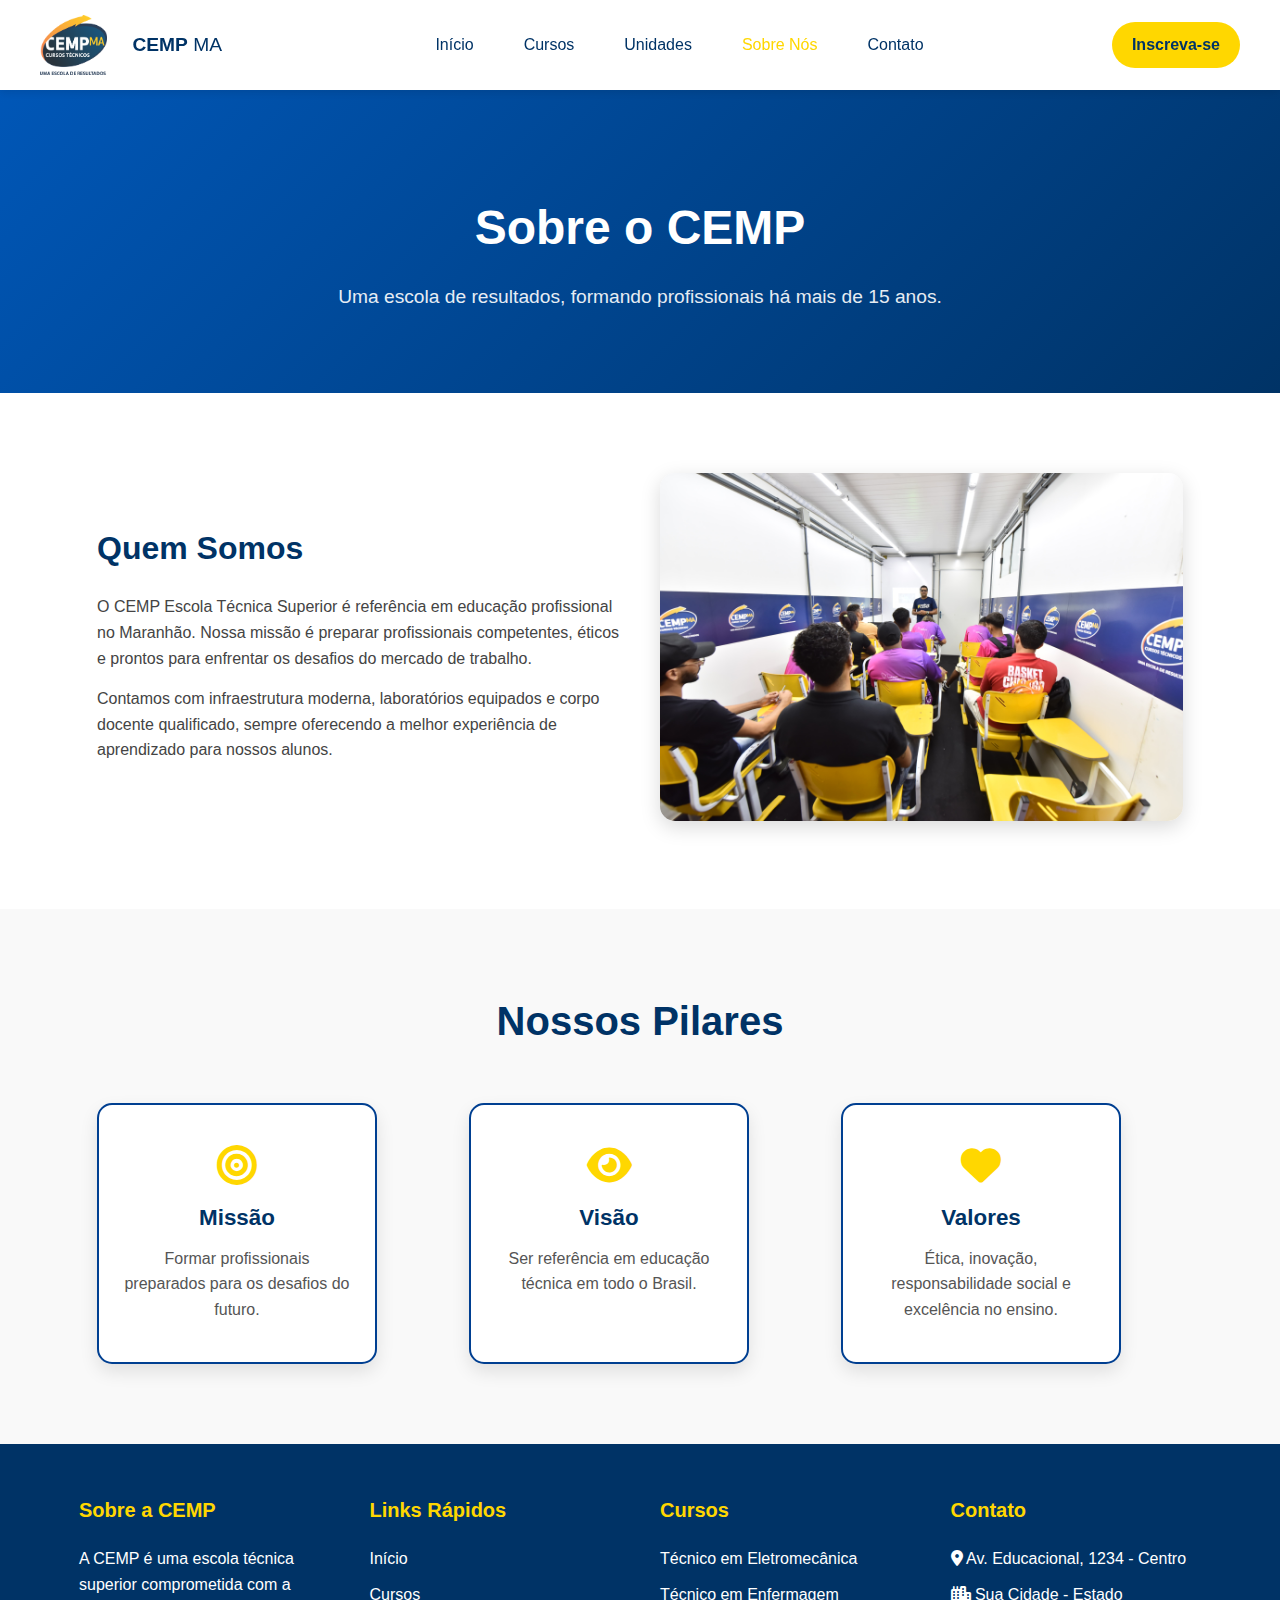
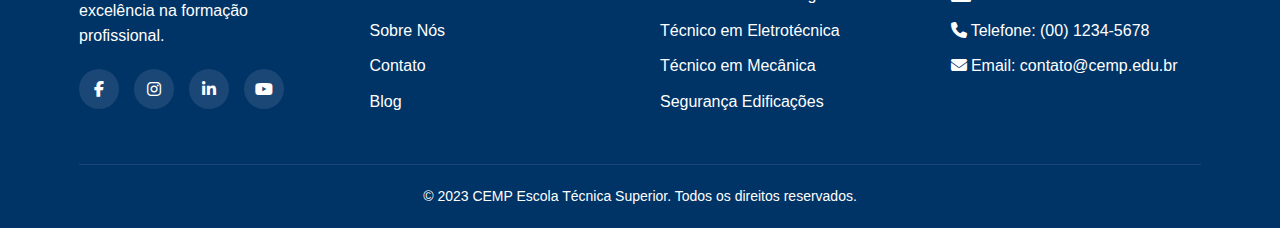
<file: SobreNos.html>
<!DOCTYPE html>
<html lang="pt-BR">
<head>
  <meta charset="UTF-8">
  <meta name="viewport" content="width=device-width, initial-scale=1.0">
  <title>Sobre Nós - CEMP</title>
  <link rel="stylesheet" href="style.css">
  <!-- Font Awesome para ícones -->
  <link rel="stylesheet" href="https://cdnjs.cloudflare.com/ajax/libs/font-awesome/6.5.0/css/all.min.css">
</head>
<body>

  <!-- HEADER -->
  <header class="header">
    <div class="logo">
      <img src="imagens/LOGO CEMP.png" alt="Logo CEMP">
      <span><strong>CEMP</strong> MA</span>
    </div>
    <nav>
      <ul>
        <li><a href="index.html">Início</a></li>
        <li><a href="cursos.html">Cursos</a></li>
        <li><a href="unidades.html">Unidades</a></li>
        <li><a href="sobre.html" class="active">Sobre Nós</a></li>
        <li><a href="contato.html">Contato</a></li>
      </ul>
    </nav>
    <a href="inscricao.html" class="btn-header">Inscreva-se</a>
  </header>

  <!-- HERO SECTION -->
  <section class="hero-sobre">
    <div class="container">
      <h1>Sobre o CEMP</h1>
      <p>Uma escola de resultados, formando profissionais há mais de 15 anos.</p>
    </div>
  </section>

  <!-- CONTEÚDO SOBRE -->
  <section class="sobre-nos">
    <div class="container grid">
      <div class="texto">
        <h2>Quem Somos</h2>
        <p>
          O CEMP Escola Técnica Superior é referência em educação profissional no Maranhão.
          Nossa missão é preparar profissionais competentes, éticos e prontos para enfrentar
          os desafios do mercado de trabalho.
        </p>
        <p>
          Contamos com infraestrutura moderna, laboratórios equipados e corpo docente
          qualificado, sempre oferecendo a melhor experiência de aprendizado para nossos alunos.
        </p>
      </div>
      <div class="imagem">
        <img src="imagens/img1.JPG" alt="Alunos do CEMP">
      </div>
    </div>
  </section>

  <!-- VALORES -->
  <section class="valores">
    <div class="container">
      <h2>Nossos Pilares</h2>
      <div class="cards">
        <div class="card">
          <i class="fas fa-bullseye"></i>
          <h3>Missão</h3>
          <p>Formar profissionais preparados para os desafios do futuro.</p>
        </div>
        <div class="card">
          <i class="fas fa-eye"></i>
          <h3>Visão</h3>
          <p>Ser referência em educação técnica em todo o Brasil.</p>
        </div>
        <div class="card">
          <i class="fas fa-heart"></i>
          <h3>Valores</h3>
          <p>Ética, inovação, responsabilidade social e excelência no ensino.</p>
        </div>
      </div>
    </div>
  </section>

   <footer>
        <div class="container">
            <div class="footer-content">
                <div class="footer-column">
                    <h3>Sobre a CEMP</h3>
                    <p>A CEMP é uma escola técnica superior comprometida com a excelência na formação profissional.</p>
                    <div class="social-links">
                        <a href="#" aria-label="Facebook"><i class="fab fa-facebook-f"></i></a>
                        <a href="https://www.instagram.com/cemp.oficial/" aria-label="Instagram"><i class="fab fa-instagram"></i></a>
                        <a href="#" aria-label="LinkedIn"><i class="fab fa-linkedin-in"></i></a>
                        <a href="#" aria-label="YouTube"><i class="fab fa-youtube"></i></a>
                    </div>
                </div>
                <div class="footer-column">
                    <h3>Links Rápidos</h3>
                    <ul>
                        <li><a href="#">Início</a></li>
                        <li><a href="PaginaCurso.html">Cursos</a></li>
                        <li><a href="#">Sobre Nós</a></li>
                        <li><a href="https://wa.me/5598981870859?text=Ola gostaria de me inscrever">Contato</a></li>
                        <li><a href="#">Blog</a></li>
                    </ul>
                </div>
                <div class="footer-column">
                    <h3>Cursos</h3>
                    <ul>
                        <li><a href="PaginaCurso.html">Técnico em Eletromecânica</a></li>
                        <li><a href="#">Técnico em Enfermagem</a></li>
                        <li><a href="#">Técnico em Eletrotécnica</a></li>
                        <li><a href="#">Técnico em Mecânica</a></li>
                        <li><a href="#">Segurança Edificações</a></li>
                    </ul>
                </div>
                <div class="footer-column">
                    <h3>Contato</h3>
                    <ul>
                        <li><i class="fas fa-map-marker-alt"></i> Av. Educacional, 1234 - Centro</li>
                        <li><i class="fas fa-city"></i> Sua Cidade - Estado</li>
                        <li><i class="fas fa-phone"></i> Telefone: (00) 1234-5678</li>
                        <li><i class="fas fa-envelope"></i> Email: contato@cemp.edu.br</li>
                    </ul>
                </div>
            </div>
            <div class="copyright">
                <p>&copy; 2023 CEMP Escola Técnica Superior. Todos os direitos reservados.</p>
            </div>
        </div>
    </footer>

    <script src="script.js"></script>


</body>
</html>
</file>
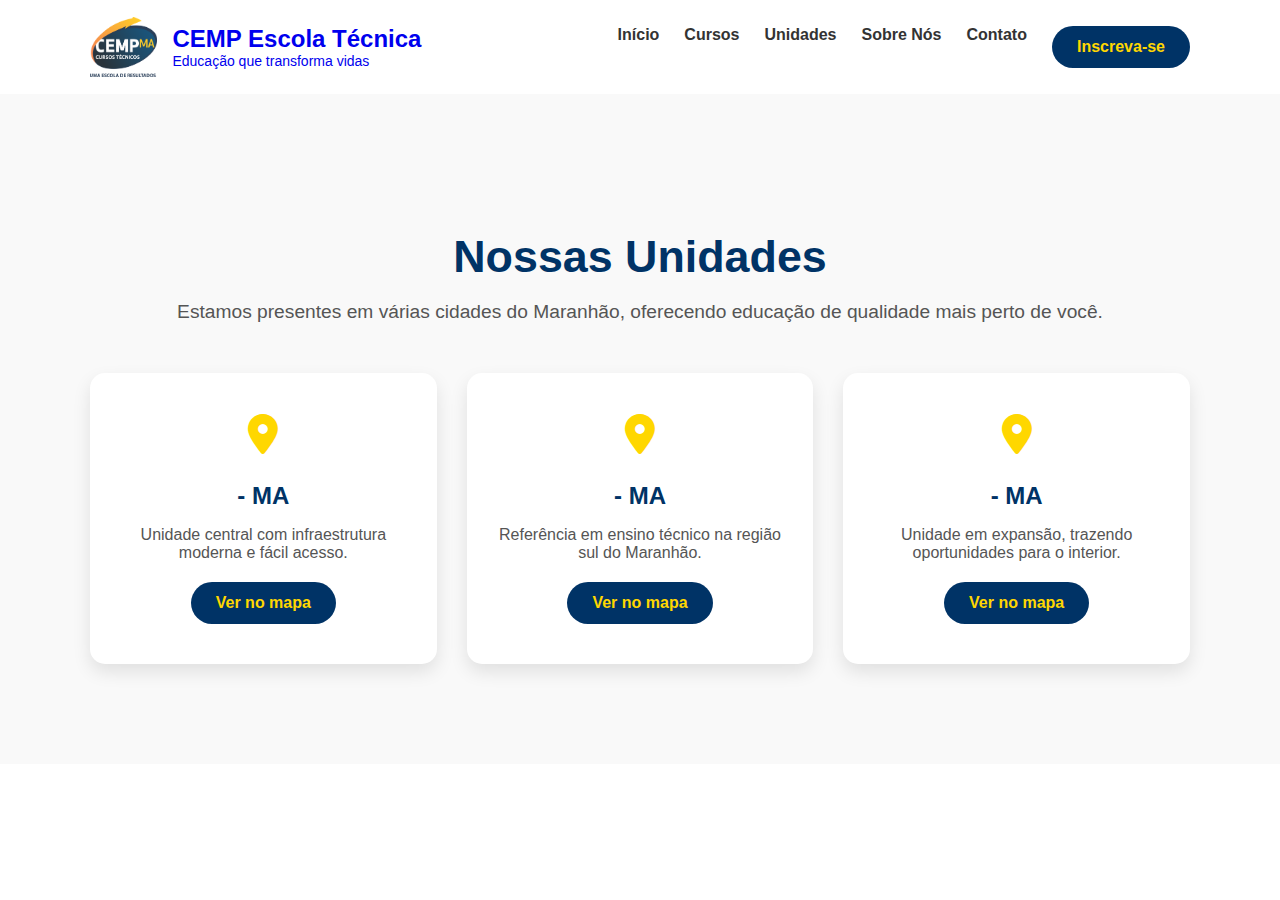
<file: unidades.html>
<!DOCTYPE html>
<html lang="pt-BR">
<head>
  <meta charset="UTF-8">
  <meta name="viewport" content="width=device-width, initial-scale=1.0">
  <title>CEMP - Unidades</title>
  <link rel="stylesheet" href="style-unidades.css">
  <!-- Font Awesome para ícones -->
  <link rel="stylesheet" href="https://cdnjs.cloudflare.com/ajax/libs/font-awesome/6.5.0/css/all.min.css">
</head>
<body>

    <header>
        <div class="container">
            <div class="header-content">
                <a href="#" class="logo">
                    <img src="imagens/LOGO CEMP.png" alt="CEMP Logo">
                    <div class="logo-text">
                        <h1><span>CEMP</span> Escola Técnica </h1>
                        <p>Educação que transforma vidas</p>
                    </div>
                </a>
                <button class="btn-menu">
                    <i class="fas fa-bars"></i>
                </button>
                <nav>
                    <ul>
                        <li><a href="index.html">Início</a></li>
                        <li><a href="#">Cursos</a></li>
                        <li><a href="#">Unidades</a></li>
                        <li><a href="#">Sobre Nós</a></li>
                        <li><a href="#">Contato</a></li>
                        <li><a href="#" class="btn">Inscreva-se</a></li>
                    </ul>
                </nav>
            </div>
        </div>
    </header>

  <section class="unidades" id="unidades">
    <div class="container">
      <h2>Nossas Unidades</h2>
      <p class="subtitulo">Estamos presentes em várias cidades do Maranhão, oferecendo educação de qualidade mais perto de você.</p>

      <div class="cards">
        <div class="card">
          <div class="icon"><i class="fas fa-map-marker-alt"></i></div>
          <h3>- MA</h3>
          <p>Unidade central com infraestrutura moderna e fácil acesso.</p>
          <a href="#" class="btn">Ver no mapa</a>
        </div>

        <div class="card">
          <div class="icon"><i class="fas fa-map-marker-alt"></i></div>
          <h3> - MA</h3>
          <p>Referência em ensino técnico na região sul do Maranhão.</p>
          <a href="#" class="btn">Ver no mapa</a>
        </div>

        <div class="card">
          <div class="icon"><i class="fas fa-map-marker-alt"></i></div>
          <h3> - MA</h3>
          <p>Unidade em expansão, trazendo oportunidades para o interior.</p>
          <a href="#" class="btn">Ver no mapa</a>
        </div>
      </div>
    </div>
  </section>

</body>
</html>
</file>
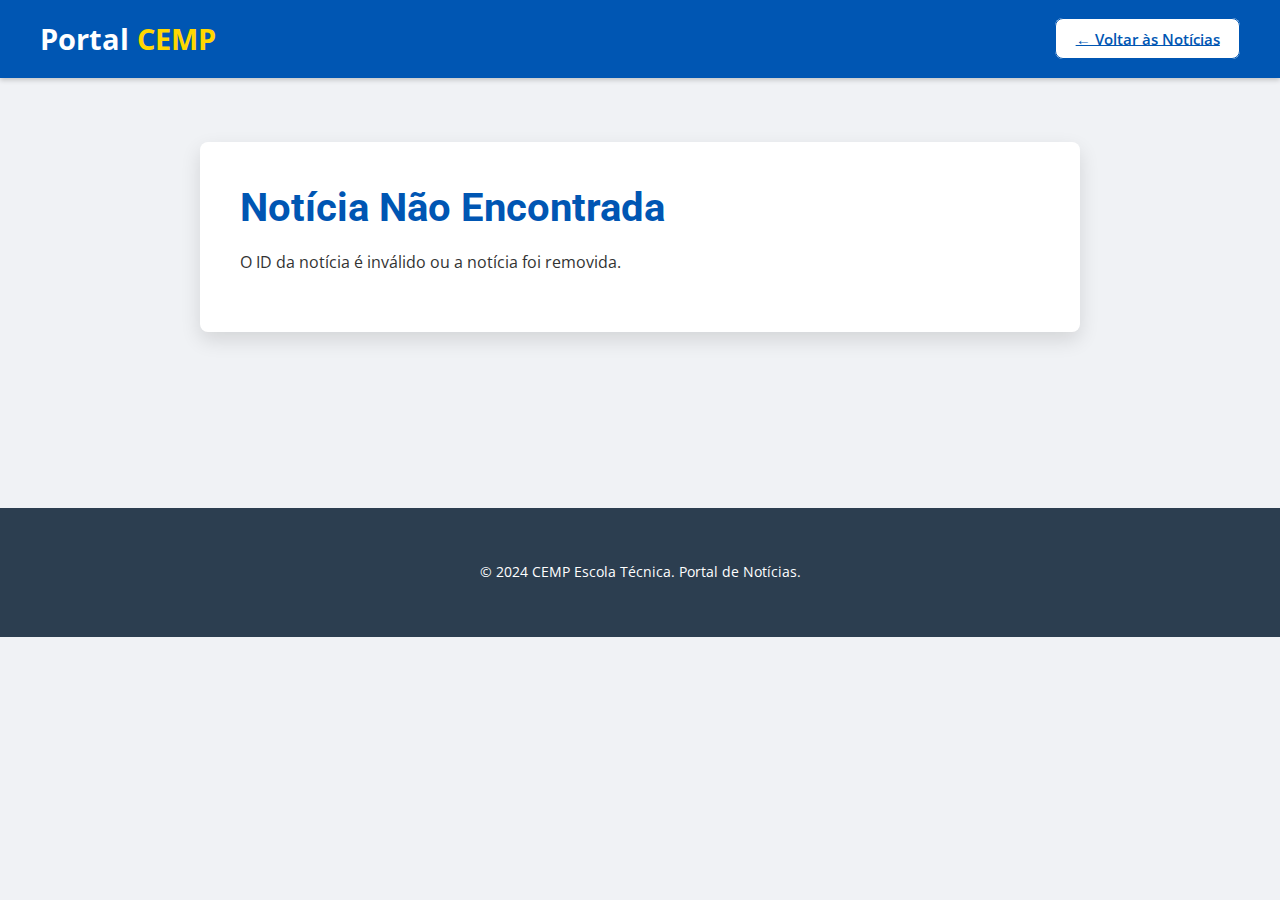
<file: testes copy/noticia.html>
<!DOCTYPE html>
<html lang="pt-BR">
<head>
<meta charset="UTF-8">
<meta name="viewport" content="width=device-width, initial-scale=1.0">
<title id="detailTitle">Detalhes da Notícia CEMP</title>
<link rel="stylesheet" href="teste.css">
<link href="https://fonts.googleapis.com/css2?family=Roboto:wght@400;700&family=Open+Sans:wght@400;600&display=swap" rel="stylesheet">
</head>
<body>

<header class="main-header">
    <div class="header-container container">
        <a href="/index.html" class="logo">Portal <span class="cemp-highlight">CEMP</span></a>
        <nav>
            <a href="teste.html" class="btn btn-secondary">← Voltar às Notícias</a>
        </nav>
    </div>
</header>

<main class="main-content">
    <div class="container">
        <section id="newsDetailContainer" class="news-detail-container"></section>
    </div>
</main>

<footer class="main-footer">
    <div class="container">
        <p>&copy; 2024 CEMP Escola Técnica. Portal de Notícias.</p>
    </div>
</footer>

<script src="teste.js"></script> 
</body>
</html>
</file>
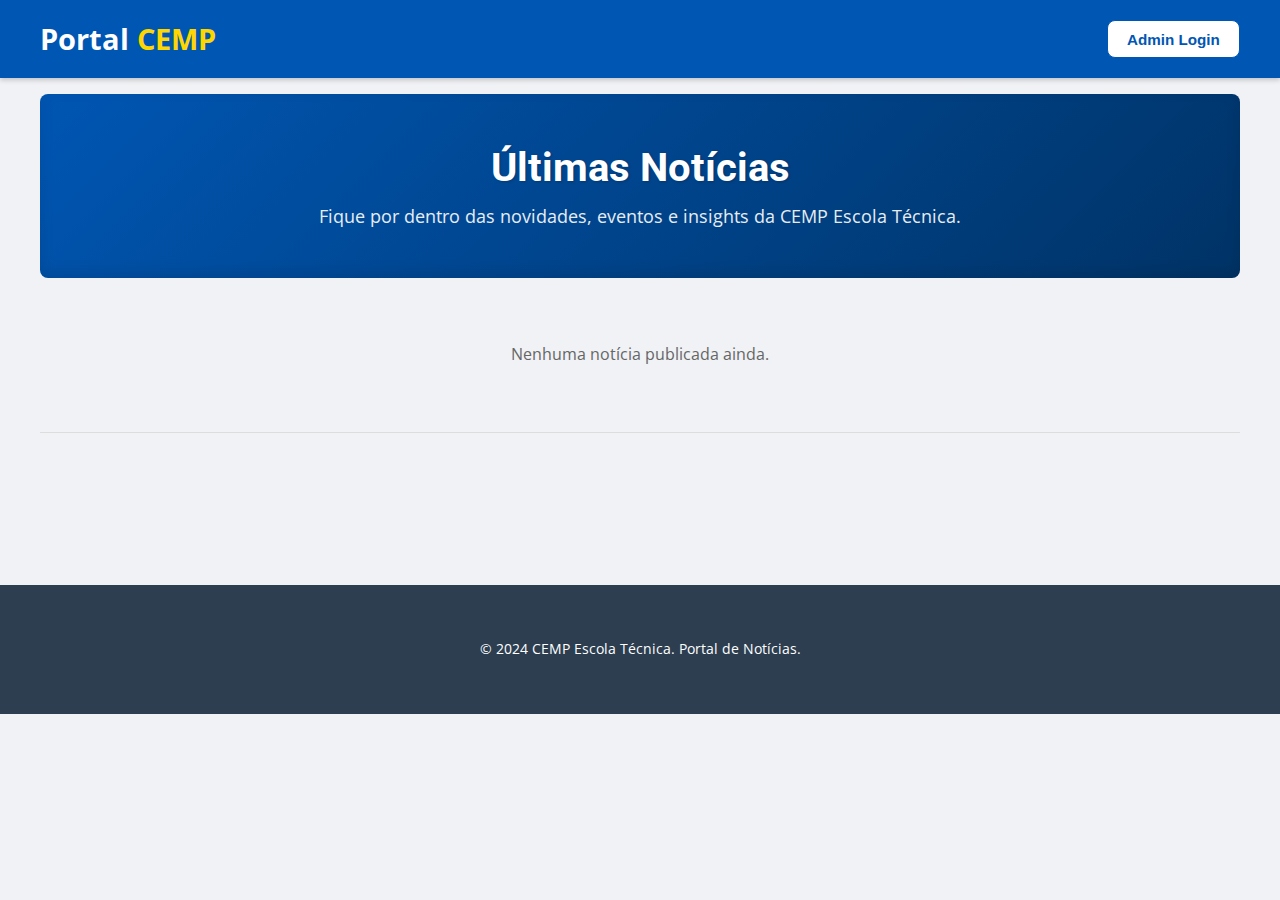
<file: testes copy/teste.html>
<!DOCTYPE html>
<html lang="pt-BR">
<head>
<meta charset="UTF-8">
<meta name="viewport" content="width=device-width, initial-scale=1.0">
<title>Notícias CEMP - Portal de Informação</title>
<link rel="stylesheet" href="teste.css">
<link href="https://fonts.googleapis.com/css2?family=Roboto:wght@400;700&family=Open+Sans:wght@400;600&display=swap" rel="stylesheet">
</head>
<body>

<header class="main-header">
    <div class="header-container container">
        <a href="../index.html" class="logo">Portal <span class="cemp-highlight">CEMP</span></a>
        
        <div class="admin-controls">
            <button id="newPostBtn" class="btn btn-primary" style="display:none;">
                + Nova Notícia
            </button>
            <button id="loginBtn" class="btn btn-secondary">Admin Login</button>
            <button id="logoutBtn" class="btn btn-secondary" style="display:none;">
                Logout
            </button>
        </div>
    </div>
</header>

<main class="main-content">
    <div class="container">
        
        <section class="page-title-section">
            <div class="container">
                <h1>Últimas Notícias</h1>
                <p>Fique por dentro das novidades, eventos e insights da CEMP Escola Técnica.</p>
            </div>
        </section>

        <section id="postsContainer" class="posts-portal-grid"></section>
        
        <div id="paginationControls" class="pagination-controls">
            </div>

    </div>

    <div id="postModal" class="modal">
        <div class="modal-content">
            <span class="close">&times;</span>
            <h2>Publicar Nova Notícia</h2>
            <input type="text" id="postTitle" placeholder="Título da Notícia">
            <textarea id="postContent" placeholder="Conteúdo completo da notícia (use Enter para quebrar parágrafos)..."></textarea>
            <label for="postImages" class="file-label">Adicionar Imagens (Máx. 10, Carrossel)</label>
            <input type="file" id="postImages" multiple accept="image/*">
            <button id="savePostBtn" class="btn btn-primary">Publicar</button>
        </div>
    </div>
</main>

<footer class="main-footer">
    <div class="container">
        <p>&copy; 2024 CEMP Escola Técnica. Portal de Notícias.</p>
    </div>
</footer>

<script src="teste.js"></script>
</body>
</html>
</file>
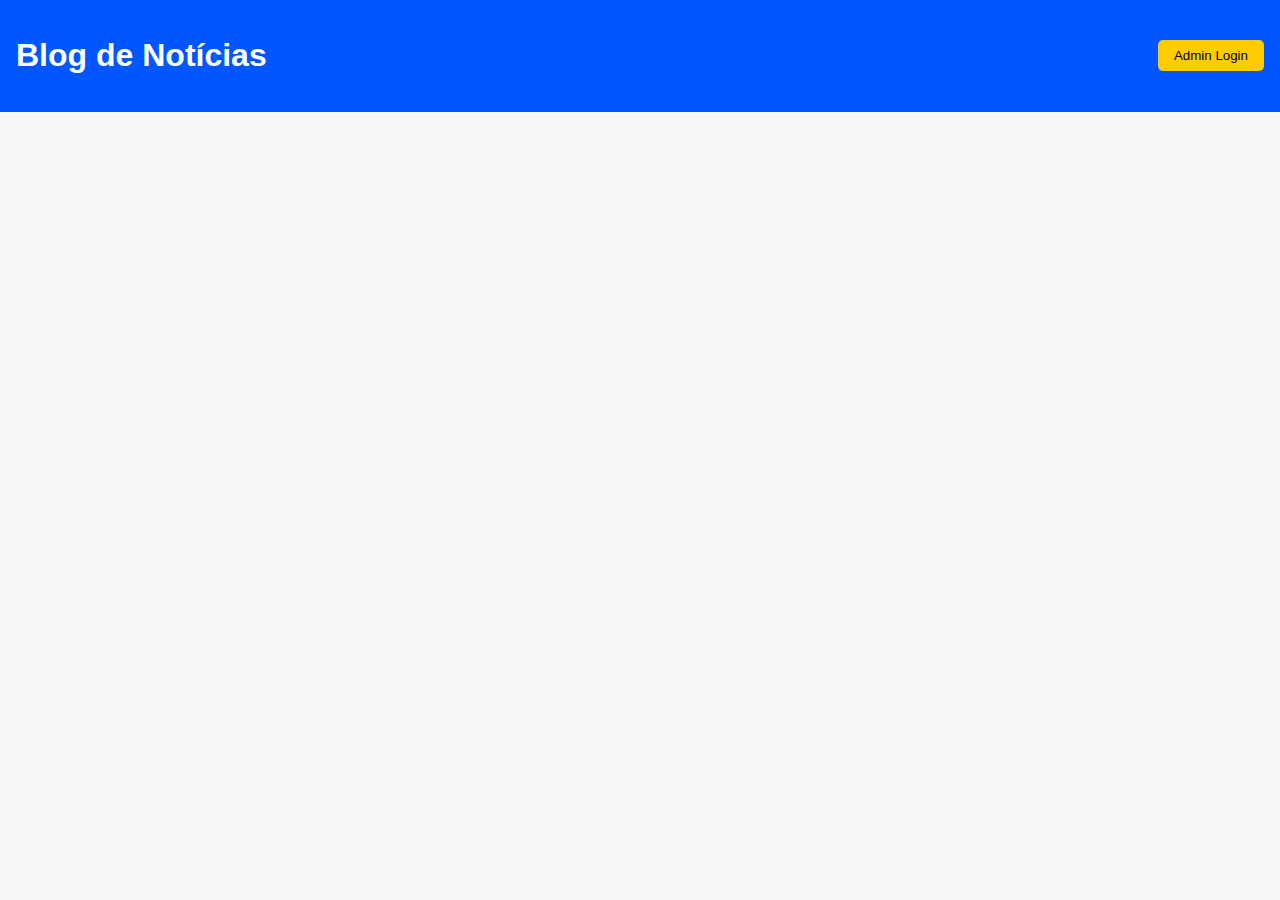
<file: testes/teste.html>
<!DOCTYPE html>
<html lang="pt-BR">
<head>
<meta charset="UTF-8">
<meta name="viewport" content="width=device-width, initial-scale=1.0">
<title>Blog de Notícias</title>
<link rel="stylesheet" href="teste.css">
</head>
<body>

<header>
  <h1>Blog de Notícias</h1>
  <button id="loginBtn">Admin Login</button>
  <button id="logoutBtn" style="display:none;">Logout</button>
  <button id="newPostBtn" style="display:none;">Nova Notícia</button>
</header>

<main>
  <section id="postsContainer"></section>

  <!-- Modal de criação de post -->
  <div id="postModal" class="modal">
    <div class="modal-content">
      <span class="close">&times;</span>
      <h2>Criar Post</h2>
      <input type="text" id="postTitle" placeholder="Título">
      <textarea id="postContent" placeholder="Conteúdo"></textarea>
      <input type="file" id="postImages" multiple accept="image/*">
      <button id="savePostBtn">Salvar Post</button>
    </div>
  </div>
</main>

<script src="teste.js"></script>
</body>
</html>
</file>
<file: style-unidades.css>
/* Header */
        header {
            background-color: var(--branco);
            padding: 10px 0;
            box-shadow: var(--sombra);
            position: sticky;
            top: 0;
            z-index: 1000;
            
        }
        
        .header-content {
            display: flex;
            justify-content: space-between;
            align-items: center;
        }
        
        .logo {
            display: flex;
            align-items: center;
            text-decoration: none;
        }
        
        .logo img {
            height: 60px;
            margin-right: 15px;
        }
        
        .logo-text h1 {
            color: var(--azul-cemp);
            margin: 0;
            font-size: 24px;
            line-height: 1.2;
        }
        
        .logo-text span {
            color: var(--amarelo-cemp);
            font-weight: bold;
        }
        
        .logo-text p {
            color: var(--cinza-escuro);
            margin: 0;
            font-size: 14px;
        }
        
        nav ul {
            display: flex;
            list-style: none;
        }
        
        nav ul li {
            margin-left: 25px;
        }
        
        nav ul li a {
            text-decoration: none;
            color: var(--azul-cemp);
            font-weight: 600;
            transition: var(--transicao);
            padding: 5px 0;
            position: relative;
        }
        
        nav ul li a:after {
            content: '';
            position: absolute;
            width: 0;
            height: 2px;
            bottom: 0;
            left: 0;
            background-color: var(--amarelo-cemp);
            transition: var(--transicao);
        }
        
        nav ul li a:hover {
            color: var(--amarelo-cemp);
        }
        
        nav ul li a:hover:after {
            width: 100%;
        }
        
        .btn {
            display: inline-block;
            background-color: var(--amarelo-cemp);
            color: var(--azul-cemp);
            padding: 12px 25px;
            border-radius: 30px;
            text-decoration: none;
            font-weight: bold;
            transition: var(--transicao);
            border: 2px solid var(--amarelo-cemp);
            text-align: center;
            cursor: pointer;
        }
        
        .btn:hover {
            background-color: transparent;
            color: var(--amarelo-cemp);
            transform: translateY(-3px);
            box-shadow: 0 5px 15px rgba(0, 0, 0, 0.1);
        }
        
        .btn-menu {
            display: none;
            background: none;
            border: none;
            font-size: 24px;
            color: var(--azul-cemp);
            cursor: pointer;
        }



/* ====== ESTILO GERAL ====== */
body {
  margin: 0;
  font-family: 'Segoe UI', Tahoma, Geneva, Verdana, sans-serif;
  background: #fff;
  color: #333;
}

.container {
  max-width: 1100px;
  margin: 0 auto;
  padding: 0 20px;
}

/* ====== SECTION UNIDADES ====== */
.unidades {
  padding: 100px 20px;
  background: #f9f9f9;
  text-align: center;
}

.unidades h2 {
  font-size: 2.8rem;
  color: #003366;
  margin-bottom: 10px;
}

.unidades .subtitulo {
  font-size: 1.2rem;
  color: #555;
  margin-bottom: 50px;
}

/* ====== CARDS ====== */
.cards {
  display: grid;
  grid-template-columns: repeat(auto-fit, minmax(280px, 1fr));
  gap: 30px;
}

.card {
  background: #fff;
  border-radius: 15px;
  padding: 40px 25px;
  box-shadow: 0 8px 18px rgba(0,0,0,0.1);
  transition: all 0.3s ease;
  position: relative;
  overflow: hidden;
}

.card:hover {
  transform: translateY(-10px);
  box-shadow: 0 12px 24px rgba(0,0,0,0.2);
}

/* Ícone */
.icon {
  font-size: 2.5rem;
  color: #FFD700;
  margin-bottom: 20px;
}

/* Títulos e textos */
.card h3 {
  font-size: 1.5rem;
  color: #003366;
  margin-bottom: 15px;
}

.card p {
  font-size: 1rem;
  color: #555;
  margin-bottom: 20px;
}

/* Botão */
.btn {
  display: inline-block;
  padding: 12px 25px;
  border-radius: 30px;
  background: #003366;
  color: #FFD700;
  font-weight: bold;
  text-decoration: none;
  transition: all 0.3s ease;
}

.btn:hover {
  background: #FFD700;
  color: #003366;
}
</file>
<file: testes copy/teste.css>
/* Variáveis de Cores CEMP */
:root {
    --color-primary: #0056b3; /* Azul CEMP */
    --color-secondary: #ffd700; /* Amarelo CEMP */
    --color-background: #f0f2f5; 
    --color-text-dark: #333;
    --color-text-light: #666;
    --color-white: #ffffff;
    --shadow-light: 0 4px 10px rgba(0, 0, 0, 0.08);
    --shadow-medium: 0 8px 20px rgba(0, 0, 0, 0.12);
    --transition-speed: 0.3s ease-in-out;
    --border-radius-base: 8px;
}

/* Base e Tipografia */
body {
    font-family: 'Open Sans', sans-serif;
    background: var(--color-background);
    color: var(--color-text-dark);
    margin: 0;
    padding: 0;
    line-height: 1.6;
    -webkit-font-smoothing: antialiased;
    text-rendering: optimizeLegibility;
}

h1, h2, h3 {
    font-family: 'Roboto', sans-serif;
    color: var(--color-primary);
    margin-top: 0;
    line-height: 1.3;
}

.container {
    max-width: 1200px; 
    margin: 0 auto;
    padding: 0 20px;
}

/* Header (Cabeçalho Padrão) */
.main-header {
    background: var(--color-primary);
    color: var(--color-white);
    padding: 1rem 0;
    box-shadow: 0 2px 5px rgba(0, 0, 0, 0.2);
}

.header-container {
    display: flex;
    justify-content: space-between;
    align-items: center;
}

.logo {
    font-size: 1.8rem;
    font-weight: 700;
    color: var(--color-white);
    text-decoration: none;
}

.cemp-highlight { color: var(--color-secondary); }

/* Botões */
.btn {
    padding: 0.6rem 1.2rem;
    border: none;
    border-radius: var(--border-radius-base);
    cursor: pointer;
    font-weight: 600;
    transition: var(--transition-speed);
    margin-left: 10px;
    font-size: 0.95rem;
}

.btn-primary {
    background: var(--color-secondary);
    color: var(--color-primary);
}

.btn-primary:hover { background: #e6b800; transform: translateY(-1px); }

.btn-secondary {
    background: var(--color-white);
    color: var(--color-primary);
    border: 1px solid var(--color-primary);
}

.btn-secondary:hover { background: var(--color-primary); color: var(--color-white); }

.btn-delete {
    background: #e74c3c;
    color: var(--color-white);
    padding: 0.6rem 1.5rem;
    font-size: 0.9rem;
}
.btn-delete:hover { background: #c0392b; }

/* Título da Seção */
.page-title-section {
    background: linear-gradient(135deg, var(--color-primary) 0%, #003366 100%);
    color: var(--color-white);
    padding: 3rem 0;
    text-align: center;
    margin-bottom: 3rem;
    border-radius: var(--border-radius-base);
    box-shadow: inset 0 -5px 15px rgba(0, 0, 0, 0.1);
}

.page-title-section h1 {
    font-size: 2.5rem;
    margin-bottom: 0.5rem;
    color: var(--color-white);
    text-shadow: 1px 1px 3px rgba(0,0,0,0.2);
}

.page-title-section p {
    font-size: 1.1rem;
    max-width: 700px;
    margin: 0 auto;
    opacity: 0.9;
}

/* Layout de Portal */
.main-content {
    padding-top: 1rem;
    padding-bottom: 4rem;
}

.posts-portal-grid {
    /* Define o layout de portal: uma coluna maior, e o resto menor */
    display: grid;
    grid-template-columns: repeat(3, 1fr); 
    gap: 25px;
}

/* Card de Notícia (Prévia) */
.post-card {
    background: var(--color-white);
    border-radius: var(--border-radius-base);
    box-shadow: var(--shadow-light);
    overflow: hidden;
    transition: transform var(--transition-speed), box-shadow var(--transition-speed);
    cursor: pointer;
    text-decoration: none;
    color: inherit;
    display: flex;
    flex-direction: column;
}

.post-card:hover {
    transform: translateY(-5px);
    box-shadow: 0 8px 15px rgba(0, 0, 0, 0.15);
}

/* Estilo para o PRIMEIRO card (Destaque principal) */
.posts-portal-grid .post-card:first-child {
    grid-column: span 2; 
    min-height: 400px;
}

.posts-portal-grid .post-card:first-child .card-image {
    height: 300px;
}

/* Imagem de Prévia */
.card-image {
    width: 100%;
    height: 200px;
    overflow: hidden;
    flex-shrink: 0; /* Impede que a imagem encolha */
}

.card-image img {
    width: 100%;
    height: 100%;
    object-fit: cover;
    transition: transform 0.5s;
}

.post-card:hover .card-image img {
    transform: scale(1.05);
}

.card-content {
    padding: 1rem 1.2rem;
    flex-grow: 1;
}

.card-content h3 {
    font-size: 1.3rem;
    margin-bottom: 0.5rem;
    color: var(--color-text-dark); 
}

.posts-portal-grid .post-card:first-child .card-content h3 {
    font-size: 1.8rem;
    color: var(--color-primary);
}

.card-metadata {
    font-size: 0.8rem;
    color: var(--color-text-light);
    margin-bottom: 0.8rem;
}

.card-preview {
    font-size: 0.95rem;
    color: var(--color-text-light);
    overflow: hidden;
    text-overflow: ellipsis;
    display: -webkit-box;
    -webkit-line-clamp: 3;
    -webkit-box-orient: vertical;
}

.delete-control {
    padding: 0 1.2rem 1rem;
}

/* --- PAGINAÇÃO GERAL --- */
.pagination-controls {
    display: flex;
    justify-content: center;
    align-items: center;
    gap: 15px;
    margin-top: 3rem;
    padding-top: 1.5rem;
    border-top: 1px solid #ddd;
    grid-column: 1 / -1; 
}

.pagination-controls button:disabled {
    background: #ccc;
    cursor: not-allowed;
    opacity: 0.6;
    box-shadow: none;
}

.pagination-controls .btn-secondary {
    border: none;
    background: var(--color-background);
    color: var(--color-primary);
    font-weight: 700;
}
.pagination-controls .btn-secondary:hover:not(:disabled) {
    background: var(--color-secondary);
}

.pagination-current {
    font-weight: 700;
    color: var(--color-primary);
    font-size: 1.1rem;
}

/* --- MODAL (Mantido simples) --- */
.modal {
    display: none;
    position: fixed;
    z-index: 1000;
    left: 0;
    top: 0;
    width: 100%;
    height: 100%;
    background: rgba(0,0,0,0.6);
    justify-content: center;
    align-items: center;
    backdrop-filter: blur(5px);
}
.modal-content {
    background: var(--color-white);
    padding: 2.5rem;
    border-radius: var(--border-radius-base);
    max-width: 700px;
    width: 90%;
    position: relative;
    box-shadow: var(--shadow-medium);
}
.modal-content input[type="text"],
.modal-content textarea {
    width: 100%;
    margin: 0.5rem 0 1rem 0;
    padding: 0.9rem;
    border: 1px solid #ddd;
    border-radius: 5px;
    box-sizing: border-box;
}
.modal-content textarea { min-height: 200px; resize: vertical; }
.file-label { display: block; margin: 1.5rem 0 0.8rem 0; font-weight: 600; }
.modal-content .btn-primary { width: 100%; padding: 1rem 1.5rem; font-size: 1.1rem; }
.close { position: absolute; right: 25px; top: 15px; font-size: 2.2rem; cursor: pointer; color: #aaa; }
.close:hover { color: var(--color-primary); }


/* --- PÁGINA DE DETALHE (noticia.html) --- */
.news-detail-container {
    max-width: 800px;
    margin: 3rem auto;
    background: var(--color-white);
    padding: 40px;
    border-radius: var(--border-radius-base);
    box-shadow: var(--shadow-medium);
}

.news-detail-container h1 {
    font-size: 2.5rem;
    margin-bottom: 0.5rem;
}

.news-detail-container .detail-metadata {
    font-size: 0.9rem;
    color: var(--color-text-light);
    margin-bottom: 2rem;
    border-bottom: 1px solid #eee;
    padding-bottom: 10px;
}

.news-detail-container .detail-content {
    font-size: 1.1rem;
    line-height: 1.8;
    white-space: pre-wrap; /* Mantém quebras de linha da textarea */
    color: var(--color-text-dark);
}

.detail-navigation {
    margin: 2rem 0;
    justify-content: space-between;
    border-top: none; /* Remove a borda superior da paginação */
}

/* Carrossel */
.carousel-container {
    position: relative;
    width: 100%;
    height: 350px; /* Altura maior na página de detalhe */
    margin-bottom: 2rem;
    border-radius: var(--border-radius-base);
    overflow: hidden;
    box-shadow: 0 2px 8px rgba(0, 0, 0, 0.1);
}

.carousel-container img {
    width: 100%;
    height: 100%;
    object-fit: cover;
    position: absolute;
    top: 0;
    left: 0;
    opacity: 0;
    transition: opacity 1s ease-in-out;
}

.carousel-container img.active {
    opacity: 1;
}

/* Footer (Rodapé Padrão) */
.main-footer {
    background: #2c3e50;
    color: var(--color-white);
    text-align: center;
    padding: 2.5rem 0;
    font-size: 0.85rem;
    margin-top: 4rem;
}

/* Responsividade */
@media (max-width: 900px) {
    .posts-portal-grid {
        grid-template-columns: repeat(2, 1fr);
    }
    .posts-portal-grid .post-card:first-child {
        grid-column: span 2;
        min-height: auto;
    }
}

@media (max-width: 600px) {
    .posts-portal-grid {
        grid-template-columns: 1fr;
    }
    .posts-portal-grid .post-card:first-child {
        grid-column: span 1;
    }
    .main-header, .main-content { padding: 0 10px; }
    .header-container { flex-direction: column; gap: 15px; }
    .admin-controls { display: flex; flex-direction: column; gap: 10px; width: 100%; }
    .btn { margin-left: 0; width: 100%; }
    .news-detail-container { padding: 20px; }
    .carousel-container { height: 250px; }
}
</file>
<file: testes/teste.css>
body {
    font-family: Arial, sans-serif;
    background: #f7f7f7;
    margin: 0;
    padding: 0;
}

header {
    background: #0057ff;
    color: white;
    padding: 1rem;
    display: flex;
    justify-content: space-between;
    align-items: center;
}

button {
    padding: 0.5rem 1rem;
    background: #ffcc00;
    border: none;
    border-radius: 5px;
    cursor: pointer;
}

main {
    max-width: 800px;
    margin: 2rem auto;
}

.post {
    background: white;
    padding: 1rem;
    margin-bottom: 2rem;
    border-radius: 10px;
    box-shadow: 0 2px 8px rgba(0,0,0,0.1);
}

.post h2 {
    margin: 0 0 0.5rem 0;
}

.post p {
    margin: 0.5rem 0;
}

.carousel {
    position: relative;
    width: 100%;
    height: 300px;
    overflow: hidden;
    border-radius: 10px;
    margin-bottom: 1rem;
}

.carousel img {
    width: 100%;
    height: 100%;
    object-fit: cover;
    display: none;
    transition: opacity 0.5s;
}

.modal {
    display: none;
    position: fixed;
    z-index: 1000;
    left: 0;
    top: 0;
    width: 100%;
    height: 100%;
    background: rgba(0,0,0,0.5);
    justify-content: center;
    align-items: center;
}

.modal-content {
    background: white;
    padding: 2rem;
    border-radius: 10px;
    max-width: 500px;
    width: 90%;
}

.modal-content input,
.modal-content textarea {
    width: 100%;
    margin: 0.5rem 0;
    padding: 0.5rem;
}

.close {
    position: absolute;
    right: 20px;
    top: 15px;
    font-size: 1.5rem;
    cursor: pointer;
}
</file>
<file: style.css>
/* Variáveis e Reset */
        :root {
            --azul-cemp: #0056b3;
            --amarelo-cemp: #ffd700;
            --branco: #ffffff;
            --azul-escuro: #003366;
            --cinza-claro: #f5f5f5;
            --cinza-escuro: #333333;
            --sombra: 0 4px 6px rgba(0, 0, 0, 0.1);
            --sombra-escura: 0 10px 20px rgba(0, 0, 0, 0.15);
            --transicao: all 0.3s ease;
        }
        
        * {
            margin: 0;
            padding: 0;
            box-sizing: border-box;
        }
        
        body {
            font-family: 'Segoe UI', Tahoma, Geneva, Verdana, sans-serif;
            color: var(--cinza-escuro);
            line-height: 1.6;
            background-color: var(--branco);
            overflow-x: hidden;
        }
        
        .container {
            width: 90%;
            max-width: 1200px;
            margin: 0 auto;
            padding: 0 15px;
        }
        
        .section-padding {
            padding: 80px 0;
        }
        
        .text-center {
            text-align: center;
        }
        
        /* Header */
        header {
            background-color: var(--branco);
            padding: 10px 0;
            box-shadow: var(--sombra);
            position: sticky;
            top: 0;
            z-index: 1000;
            
        }
        
        .header-content {
            display: flex;
            justify-content: space-between;
            align-items: center;
        }
        
        .logo {
            display: flex;
            align-items: center;
            text-decoration: none;
        }
        
        .logo img {
            height: 60px;
            margin-right: 15px;
        }
        
        .logo-text h1 {
            color: var(--azul-cemp);
            margin: 0;
            font-size: 24px;
            line-height: 1.2;
        }
        
        .logo-text span {
            color: var(--amarelo-cemp);
            font-weight: bold;
        }
        
        .logo-text p {
            color: var(--cinza-escuro);
            margin: 0;
            font-size: 14px;
        }
        
        nav ul {
            display: flex;
            list-style: none;
        }
        
        nav ul li {
            margin-left: 25px;
        }
        
        nav ul li a {
            text-decoration: none;
            color: var(--azul-cemp);
            font-weight: 600;
            transition: var(--transicao);
            padding: 5px 0;
            position: relative;
        }
        
        nav ul li a:after {
            content: '';
            position: absolute;
            width: 0;
            height: 2px;
            bottom: 0;
            left: 0;
            background-color: var(--amarelo-cemp);
            transition: var(--transicao);
        }
        
        nav ul li a:hover {
            color: var(--amarelo-cemp);
        }
        
        nav ul li a:hover:after {
            width: 100%;
        }
        
        .btn {
            display: inline-block;
            background-color: var(--amarelo-cemp);
            color: var(--azul-cemp);
            padding: 12px 25px;
            border-radius: 30px;
            text-decoration: none;
            font-weight: bold;
            transition: var(--transicao);
            border: 2px solid var(--amarelo-cemp);
            text-align: center;
            cursor: pointer;
        }
        
        .btn:hover {
            background-color: transparent;
            color: var(--amarelo-cemp);
            transform: translateY(-3px);
            box-shadow: 0 5px 15px rgba(0, 0, 0, 0.1);
        }
        
        .btn-menu {
            display: none;
            background: none;
            border: none;
            font-size: 24px;
            color: var(--azul-cemp);
            cursor: pointer;
        }
        
        /* Carrossel Principal */
        .main-carousel {
            position: relative;
            width: 100%;
            height: 600px;
            overflow: hidden;
            margin-top: 1px;
        }
        
        .main-carousel-slides {
            display: flex;
            width: 300%;
            height: 100%;
            transition: transform 0.5s ease;
        }
        
        .main-carousel-slide {
            width: 33.33%;
            height: 100%;
            position: relative;
        }
        
        .main-carousel-slide img {
            width: 100%;
            height: 100%;
            object-fit: cover;
        }
        
        .main-slide-content {
            position: absolute;
            bottom: 0;
            left: 0;
            right: 0;
            background: linear-gradient(to top, rgba(0,0,0,0.8), transparent);
            color: white;
            padding: 40px;
            text-align: center;
        }
        
        .main-slide-content h2 {
            font-size: 2.5rem;
            margin-bottom: 15px;
        }
        
        .main-slide-content p {
            font-size: 1.2rem;
            max-width: 800px;
            margin: 0 auto;
        }
        
        .main-carousel-nav {
            position: absolute;
            bottom: 20px;
            left: 50%;
            transform: translateX(-50%);
            display: flex;
        }
        
        .main-carousel-dot {
            width: 12px;
            height: 12px;
            border-radius: 50%;
            background-color: rgba(255,255,255,0.5);
            margin: 0 5px;
            cursor: pointer;
            transition: background-color 0.3s;
        }
        
        .main-carousel-dot.active {
            background-color: var(--amarelo-cemp);
        }
        
        /* Seção Hero */
        .hero {
            background: linear-gradient(135deg, var(--azul-cemp) 0%, var(--azul-escuro) 100%);
            color: var(--branco);
            padding: 150px;
            text-align: center;
            
        }
        
        .hero h2 {
            font-size: 2.5rem;
            margin-bottom: 20px;
        }
        
        .hero p {
            font-size: 1.25rem;
            max-width: 800px;
            margin: 0 auto 30px;
        }
        
       
        
        /* Seção Cursos - Carrossel */
        .courses {
            padding: 60px 0;
            background-color: var(--branco);
            position: relative;
        }
        
        .courses-carousel {
            position: relative;
            overflow: hidden;
            margin: 0 auto;
            max-width: 1200px;
        }
        
        .courses-track {
            display: flex;
            transition: transform 0.5s ease;
        }
        
        .course-card {
            flex: 0 0 300px;
            margin: 0 15px;
            background-color: var(--branco);
            border-radius: 8px;
            overflow: hidden;
            box-shadow: var(--sombra);
            transition: var(--transicao);
        }
        
        .course-card:hover {
            transform: translateY(-10px);
            box-shadow: var(--sombra-escura);
        }
        
        .course-img {
            height: 200px;
            background-color: var(--azul-cemp);
            display: flex;
            align-items: center;
            justify-content: center;
            color: var(--branco);
            font-size: 24px;
            font-weight: bold;
            text-align: center;
            padding: 0 15px;
        }
        
        .course-content {
            padding: 20px;
        }
        
        .course-content h3 {
            color: var(--azul-cemp);
            margin-top: 0;
            margin-bottom: 15px;
        }
        
        .course-content p {
            margin-bottom: 20px;
        }
        
        .carousel-controls {
            display: flex;
            justify-content: center;
            margin-top: 30px;
            gap: 15px;
        }
        
        .carousel-btn {
            background-color: var(--azul-cemp);
            color: var(--branco);
            border: none;
            width: 40px;
            height: 40px;
            border-radius: 50%;
            display: flex;
            align-items: center;
            justify-content: center;
            cursor: pointer;
            transition: var(--transicao);
        }
        
        .carousel-btn:hover {
            background-color: var(--amarelo-cemp);
            color: var(--azul-cemp);
        }
        
        /* Seção Sobre */
        .about {
            padding: 60px 0;
            background-color: var(--cinza-claro);
            
        }
        
        .about-content {
            display: flex;
            align-items: center;
            gap: 50px;
        }
        
        .about-text {
            flex: 1;
        }
        
        .about-img {
            flex: 1;
            border-radius: 5px;
            overflow: hidden;
            box-shadow: var(--sombra);
        }
        
        .about-img img {
            width: 100%;
            height: auto;
            display: block;
            transition: transform 0.5s;
        }
        
        .about-img:hover img {
            transform: scale(1.05);
        }
        
        /* Seção Depoimentos */
        .testimonials {
            padding: 60px 0;
            background-color: var(--azul-cemp);
            color: var(--branco);
        }
        
        .testimonial-grid {
            display: grid;
            grid-template-columns: repeat(auto-fit, minmax(300px, 1fr));
            gap: 30px;
        }
        
        .testimonial-card {
            background-color: rgba(255,255,255,0.1);
            padding: 30px;
            border-radius: 8px;
            transition: var(--transicao);
        }
        
        .testimonial-card:hover {
            transform: translateY(-5px);
            background-color: rgba(255,255,255,0.15);
        }
        
        .testimonial-card p {
            font-style: italic;
            margin-bottom: 20px;
        }
        
        .testimonial-author {
            display: flex;
            align-items: center;
        }
        
        .author-img {
            width: 50px;
            height: 50px;
            border-radius: 50%;
            background-color: var(--amarelo-cemp);
            margin-right: 15px;
            display: flex;
            align-items: center;
            justify-content: center;
            color: var(--azul-cemp);
            font-weight: bold;
        }
        
        .author-info h4 {
            margin: 0;
        }
        
        .author-info p {
            margin: 5px 0 0;
            font-style: normal;
            font-size: 14px;
        }
        
        /* Seção CTA */
        .cta {
            padding: 80px 0;
            text-align: center;
            background-color: var(--amarelo-cemp);
            color: var(--azul-cemp);
        }
        
        .cta h2 {
            font-size: 2.25rem;
            margin-bottom: 20px;
        }
        
        .cta p {
            font-size: 1.25rem;
            max-width: 800px;
            margin: 0 auto 30px;
        }
        
        .btn-inverse {
            background-color: var(--azul-cemp);
            color: var(--branco);
            border-color: var(--azul-cemp);
        }
        
        .btn-inverse:hover {
            background-color: transparent;
            color: var(--azul-cemp);
        }
        
        /* Footer */
        footer {
            background-color: var(--azul-escuro);
            color: var(--branco);
            padding: 50px 0 20px;
        }
        
        .footer-content {
            display: grid;
            grid-template-columns: repeat(auto-fit, minmax(250px, 1fr));
            gap: 40px;
            margin-bottom: 40px;
        }
        
        .footer-column h3 {
            color: var(--amarelo-cemp);
            margin-top: 0;
            margin-bottom: 20px;
            font-size: 1.25rem;
        }
        
        .footer-column ul {
            list-style: none;
            padding: 0;
        }
        
        .footer-column ul li {
            margin-bottom: 10px;
        }
        
        .footer-column ul li a {
            color: var(--branco);
            text-decoration: none;
            transition: var(--transicao);
        }
        
        .footer-column ul li a:hover {
            color: var(--amarelo-cemp);
            padding-left: 5px;
        }
        
        .social-links {
            display: flex;
            gap: 15px;
            margin-top: 20px;
        }
        
        .social-links a {
            display: inline-flex;
            align-items: center;
            justify-content: center;
            width: 40px;
            height: 40px;
            background-color: rgba(255,255,255,0.1);
            border-radius: 50%;
            color: var(--branco);
            transition: var(--transicao);
            text-decoration: none;
        }
        
        .social-links a:hover {
            background-color: var(--amarelo-cemp);
            color: var(--azul-escuro);
            transform: translateY(-3px);
        }
        
        .copyright {
            text-align: center;
            padding-top: 20px;
            border-top: 1px solid rgba(255,255,255,0.1);
            font-size: 14px;
        }
        
        /* Responsividade */
        @media (max-width: 992px) {
            .about-content {
                flex-direction: column;
                gap: 30px;
            }
            
            .main-carousel {
                height: 400px;
            }
            
            .main-slide-content h2 {
                font-size: 2rem;
            }
            
            .main-slide-content p {
                font-size: 1rem;
            }
        }
        
        @media (max-width: 768px) {
            .header-content {
                flex-direction: column;
                text-align: center;
            }
            
            .logo {
                margin-bottom: 15px;
            }
            
            nav ul {
                flex-direction: column;
                align-items: center;
                gap: 15px;
            }
            
            nav ul li {
                margin-left: 0;
            }
            
            .btn-menu {
                display: block;
                position: absolute;
                top: 20px;
                right: 20px;
            }
            
            .main-carousel {
                height: 350px;
            }
            
            .main-slide-content {
                padding: 20px;
            }
            
            .main-slide-content h2 {
                font-size: 1.75rem;
            }
            
            .hero h2 {
                font-size: 2rem;
            }
            
            .hero p {
                font-size: 1.1rem;
            }
            
            .section-title h2 {
                font-size: 1.75rem;
            }
        }
        
        @media (max-width: 576px) {
            .main-carousel {
                height: 300px;
                margin-top: 70px;
                margin-bottom: 20px;
                border-radius: 8px;
                overflow: hidden;
            }
            
            .main-slide-content h2 {
                font-size: 1.5rem;
            }
            
            .unit-card {
                width: 100%;
                max-width: 300px;
            }
            
            .footer-content {
                grid-template-columns: 1fr;
            }
            
            .course-card {
                flex: 0 0 280px;
                margin: 0 10px;
            }
        }
  /* ===== HEADER ===== */
.header {
  background: #fff;
  display: flex;
  justify-content: space-between;
  align-items: center;
  padding: 15px 40px;
  box-shadow: 0 2px 8px rgba(0,0,0,0.1);
  position: fixed;
  top: 0;
  left: 0;
  right: 0;
  z-index: 100;
}

.header .logo {
  display: flex;
  align-items: center;
  gap: 10px;
  font-size: 1.2rem;
  color: #003366;
}

.header nav ul {
  display: flex;
  list-style: none;
  gap: 25px;
}

.header nav ul li a {
  text-decoration: none;
  color: #003366;
  font-weight: 500;
  transition: color 0.3s;
}

.header nav ul li a:hover,
.header nav ul li a.active {
  color: #FFD700;
}

.btn-header {
  background: #FFD700;
  color: #003366;
  padding: 10px 20px;
  border-radius: 25px;
  text-decoration: none;
  font-weight: bold;
  transition: all 0.3s ease;
}

.btn-header:hover {
  background: #e6c200;
}

/* ===== HERO SOBRE ===== */
.hero-sobre {
  background: linear-gradient(135deg, #0057b8, #003366);
  color: #fff;
  text-align: center;
  padding: 120px 20px 80px;
  margin-top: 70px; /* compensar o header fixo */
}

.hero-sobre h1 {
  font-size: 3rem;
  margin-bottom: 15px;
}

.hero-sobre p {
  font-size: 1.2rem;
  opacity: 0.9;
}

/* ===== SOBRE NÓS ===== */
.sobre-nos {
  padding: 80px 20px;
  background: #fff;
}

.sobre-nos .grid {
  display: grid;
  grid-template-columns: repeat(auto-fit, minmax(350px, 1fr));
  gap: 40px;
  align-items: center;
}

.sobre-nos .texto h2 {
  font-size: 2rem;
  color: #003366;
  margin-bottom: 20px;
}

.sobre-nos .texto p {
  margin-bottom: 15px;
  color: #444;
  line-height: 1.6;
}

.sobre-nos .imagem img {
  width: 100%;
  border-radius: 15px;
  box-shadow: 0 6px 20px rgba(0,0,0,0.15);
}

/* ===== VALORES ===== */
.valores {
  background: #f9f9f9;
  padding: 80px 20px;
  text-align: center;
}

.valores h2 {
  font-size: 2.5rem;
  color: #003366;
  margin-bottom: 50px;
}

.valores .cards {
  display: grid;
  grid-template-columns: repeat(auto-fit, minmax(280px, 1fr));
  gap: 30px;
}

.valores .card {
  background: #fff;
  padding: 40px 25px;
  border-radius: 15px;
  box-shadow: 0 8px 18px rgba(0,0,0,0.1);
  transition: transform 0.3s ease;
}

.valores .card:hover {
  transform: translateY(-8px);
}

.valores .card i {
  font-size: 2.5rem;
  color: #FFD700;
  margin-bottom: 15px;
}

.valores .card h3 {
  font-size: 1.4rem;
  color: #003366;
  margin-bottom: 10px;
}

.valores .card p {
  color: #555;
}

/* pop up */

/* Popup full-screen */
.popup {
    display: none; /* Inicialmente escondido */
    position: fixed;
    z-index: 10000;
    left: 0;
    top: 0;
    width: 100%;
    height: 100%;
    background: rgba(0,0,0,0.7); /* Fundo escuro sem quadrado branco */
    display: flex;
    flex-direction: column;
    justify-content: center;
    align-items: center;
    padding: 20px;
}

.popup-close {
    position: absolute;
    top: 20px;
    right: 20px;
    font-size: 2.5rem;
    color: white;
    cursor: pointer;
    font-weight: bold;
    background: rgba(0,0,0,0.5);
    padding: 5px 10px;
    border-radius: 50%;
    z-index: 10001;
}

.popup-image {
    max-width: 90%;
    max-height: 80%;
    object-fit: contain;
    border-radius: 10px;
    display: block;
    margin-bottom: 20px;
    z-index: 10000;
}

.popup-whatsapp {
    background: #25D366;
    color: white;
    border: none;
    padding: 1rem 2rem;
    border-radius: 8px;
    cursor: pointer;
    font-size: 1.2rem;
    z-index: 10001;
}

/* Animação de abertura */
.popup.show {
    animation: popupOpen 0.5s ease;
}

@keyframes popupOpen {
    from { transform: scale(0.8); opacity: 0; }
    to { transform: scale(1); opacity: 1; }
}

/*teste carrossel */

.carousel {
    position: relative;
    width: 100%;       /* ocupa toda a largura disponível */
    max-width: 800px;  /* ajuste conforme precisar */
    height: 500px;     /* ajuste conforme precisar */
    overflow: hidden;
    margin: auto;
  
}

.carousel-img {
    width: 100%;
    height: 500px;
    object-fit: cover;  /* mantém proporção da imagem */
    position: absolute;
    top: 0;
    left: 0;
    opacity: 0;
    transition: opacity 1s ease-in-out;
   

}

.carousel-img.active {
    opacity: 1;
    z-index: 1;
}

/* tipo curso */

/* Se já tiver o básico, só adicionar essas classes */

.tipos-cursos {
    background: #f2f6fa;
    padding: 150px 0;
    text-align: center;
}

.tipos-cursos h1 {
    font-size: 2.4rem;
    color: #003f91;
    margin-bottom: 40px;
    font-weight: bold;
}

.cards-container {
    display: flex;
    justify-content: center;
    flex-wrap: wrap;
    gap: 25px;
}

.card {
    background: #ffffff;
    width: 280px;
    padding: 35px 20px;
    border-radius: 20px;
    text-decoration: none;
    color: #003f91;
    font-weight: bold;
    border: 2px solid #003f91;
    transition: 0.3s;
}

.card:hover {
    background: #ffd700;
    color: #000;
    transform: translateY(-8px);
    border-color: #ffd700;
}

.card p {
    font-size: 1rem;
    font-weight: 400;
    margin-top: 10px;
    color: #003f91;
}
</file>
